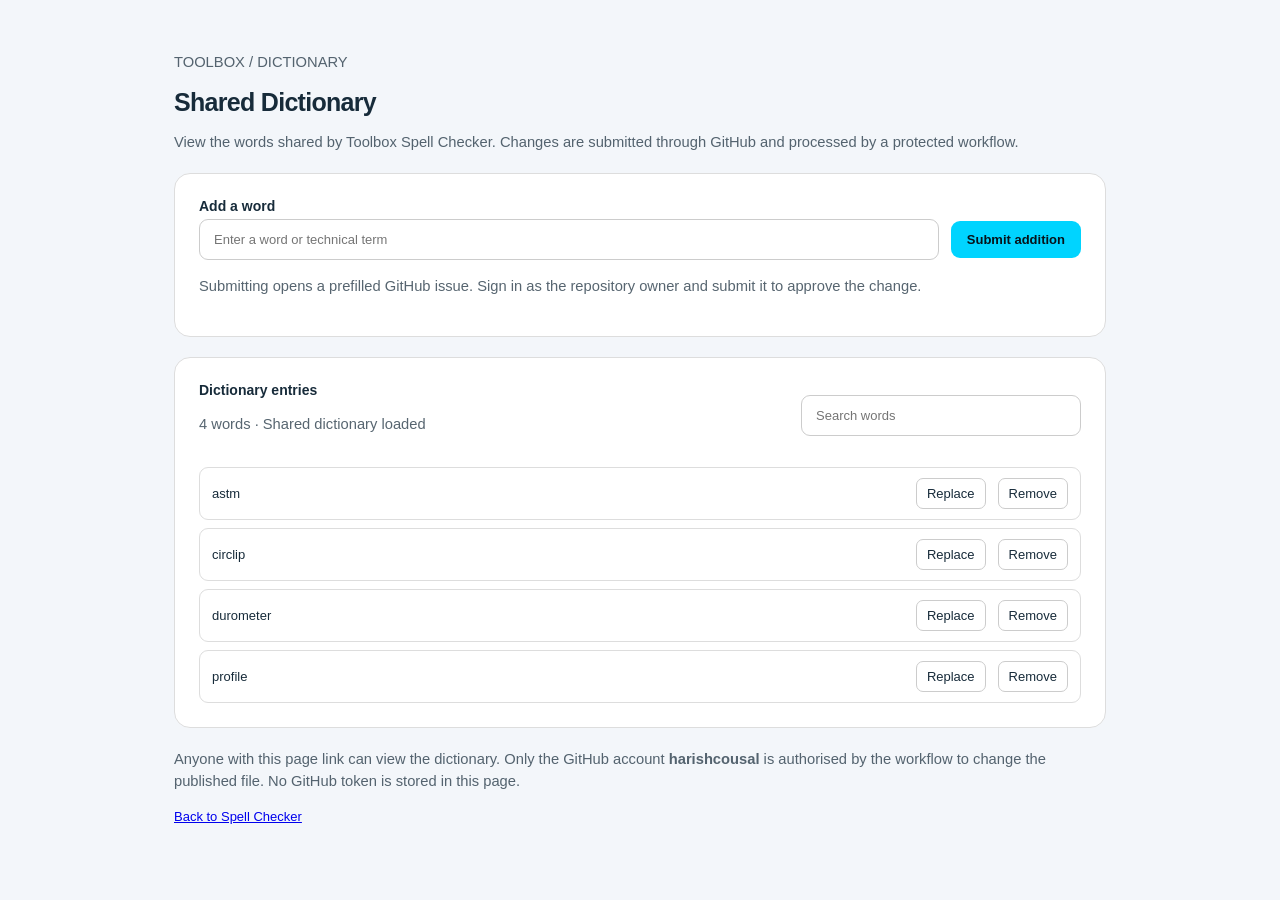
<file: library-vault/index.html>
<!doctype html>
<html lang="en">
<head>
  <meta charset="utf-8">
  <meta name="viewport" content="width=device-width, initial-scale=1">
  <title>Toolbox | Shared Dictionary</title>
  <link rel="stylesheet" href="../assets/css/styles.css">
  <style>
    .vault-wrap{max-width:980px;margin:0 auto;padding:36px 24px}
    .vault-panel{background:var(--panel,#fff);border:1px solid var(--border,#ddd);border-radius:16px;padding:24px;margin:20px 0}
    .vault-row{display:flex;gap:12px;align-items:center;flex-wrap:wrap}
    .vault-input{flex:1;min-width:220px;padding:12px 14px;border:1px solid var(--border,#ccc);border-radius:9px;background:transparent;color:inherit}
    .vault-button{padding:11px 16px;border:0;border-radius:9px;cursor:pointer;background:#00d4ff;color:#07131a;font-weight:650}
    .vault-list{display:grid;gap:8px;margin-top:18px}
    .vault-item{display:flex;align-items:center;justify-content:space-between;gap:12px;padding:10px 12px;border:1px solid var(--border,#ddd);border-radius:9px}
    .vault-muted{opacity:.72;font-size:.92rem}
    .vault-item button{border:1px solid var(--border,#ccc);background:transparent;color:inherit;border-radius:7px;padding:7px 10px;cursor:pointer}
    @media(max-width:600px){.vault-wrap{padding:22px 14px}.vault-panel{padding:17px}}
  </style>
</head>
<body>
  <main class="vault-wrap">
    <p class="vault-muted">TOOLBOX / DICTIONARY</p>
    <h1>Shared Dictionary</h1>
    <p class="vault-muted">View the words shared by Toolbox Spell Checker. Changes are submitted through GitHub and processed by a protected workflow.</p>
    <section class="vault-panel">
      <h2>Add a word</h2>
      <div class="vault-row">
        <input id="newWord" class="vault-input" maxlength="100" placeholder="Enter a word or technical term">
        <button id="addWord" class="vault-button">Submit addition</button>
      </div>
      <p class="vault-muted">Submitting opens a prefilled GitHub issue. Sign in as the repository owner and submit it to approve the change.</p>
    </section>
    <section class="vault-panel">
      <div class="vault-row">
        <div><h2 style="margin:0">Dictionary entries</h2><p id="status" class="vault-muted">Loading shared dictionary…</p></div>
        <div style="flex:1"></div>
        <input id="search" class="vault-input" style="max-width:280px" placeholder="Search words">
      </div>
      <div id="wordList" class="vault-list"></div>
    </section>
    <p class="vault-muted">Anyone with this page link can view the dictionary. Only the GitHub account <strong>harishcousal</strong> is authorised by the workflow to change the published file. No GitHub token is stored in this page.</p>
    <p><a href="../">Back to Spell Checker</a></p>
  </main>
  <script src="../assets/js/cloud-dictionary.js"></script>
  <script>
    (() => {
      const status = document.getElementById("status");
      const list = document.getElementById("wordList");
      const search = document.getElementById("search");
      let entries = [];
      function request(action, word, replacement = "") {
        const body = ["TOOLBOX_DICTIONARY_REQUEST", `ACTION: ${action}`, `WORD: ${word}`, `REPLACEMENT: ${replacement}`].join("\n");
        const url = new URL("https://github.com/harishcousal/toolbox/issues/new");
        url.searchParams.set("title", `Dictionary ${action}: ${word}`);
        url.searchParams.set("body", body);
        window.open(url.toString(), "_blank", "noopener,noreferrer");
      }
      function render() {
        const query = search.value.trim().toLocaleLowerCase();
        const filtered = entries.filter(word => word.toLocaleLowerCase().includes(query));
        list.replaceChildren();
        if (!filtered.length) {
          const empty = document.createElement("p");
          empty.className = "vault-muted";
          empty.textContent = entries.length ? "No matching words." : "The shared dictionary is empty.";
          list.append(empty); return;
        }
        filtered.forEach(word => {
          const row = document.createElement("div"); row.className = "vault-item";
          const label = document.createElement("span"); label.textContent = word;
          const actions = document.createElement("div"); actions.className = "vault-row";
          const edit = document.createElement("button"); edit.textContent = "Replace";
          edit.addEventListener("click", () => {
            const replacement = prompt(`Replace "${word}" with:`);
            if (replacement && replacement.trim()) request("replace", word, replacement.trim());
          });
          const remove = document.createElement("button"); remove.textContent = "Remove";
          remove.addEventListener("click", () => request("remove", word));
          actions.append(edit, remove); row.append(label, actions); list.append(row);
        });
      }
      window.ToolboxCloudDictionary.load().then(async result => {
        try {
          const response = await fetch("../assets/data/custom-dictionary.json?v=" + Date.now(), {cache:"no-store"});
          const data = await response.json();
          entries = Array.isArray(data.words) ? data.words : [];
          status.textContent = `${entries.length} words · ${result.ok ? "Shared dictionary loaded" : "Loaded with a warning"}`;
          render();
        } catch (error) { status.textContent = "Could not load the shared dictionary. Check the published GitHub Pages deployment."; }
      });
      search.addEventListener("input", render);
      document.getElementById("addWord").addEventListener("click", () => {
        const input = document.getElementById("newWord"); const word = input.value.trim();
        if (!word) { input.focus(); return; } request("add", word);
      });
    })();
  </script>
</body>
</html>
</file>
<file: assets/css/styles.css>
/* Toolbox Spell Checker — single-editor interface */
:root{
  --navy:#10212b;--navy-2:#17313e;--cyan:#00b9d6;--cyan-dark:#008fa8;
  --page:#f3f6fa;--card:#fff;--ink:#172b3a;--muted:#738397;--line:#dce5ed;
  --red:#df3f49;--red-bg:#fff0f1;--shadow:0 4px 18px rgba(24,47,67,.045);
}
*{box-sizing:border-box}
html{min-height:100%;scroll-behavior:smooth}
body{margin:0;background:var(--page);color:var(--ink);font-family:Inter,"Segoe UI",Arial,sans-serif;font-size:13px}
button,input,select,textarea{font:inherit}
button{cursor:pointer}
button:focus-visible,select:focus-visible,textarea:focus-visible{outline:2px solid #36bfd4;outline-offset:2px}
.shell{min-height:100vh}
.sidebar{position:fixed;inset:0 auto 0 0;width:150px;background:var(--navy);color:#eaf5f8;padding:18px 11px;display:flex;flex-direction:column;z-index:10}
.logo{width:30px;height:30px;display:grid;place-items:center;background:var(--cyan);color:#07313c;border-radius:9px;font-weight:850;font-size:19px}
.logo span{color:white}.brand{margin-top:5px;font-size:13px}.side-caption{font-size:9px;letter-spacing:1.1px;color:#91a8b5;margin:31px 6px 13px}
.side-active{display:flex;align-items:center;gap:6px;background:#1b3b49;border:1px solid #254a59;border-radius:9px;padding:11px 8px;font-weight:650;font-size:11px;color:#fff}
.side-title{white-space:nowrap}.side-number{margin-left:auto;color:#5be4f4;font-size:10px}.side-bottom{margin-top:auto;color:#8fa6b3;font-size:9px;letter-spacing:1px}
.main{margin-left:150px;padding:0 22px 28px;max-width:1900px}
.creator-bar{height:34px;display:flex;align-items:center;justify-content:space-between;border-bottom:1px solid var(--line);font-size:9px;color:var(--muted);letter-spacing:.8px}
.creator-brand{font-weight:800}.creator-credit{letter-spacing:0;font-size:10px;color:#52667a}
.page-header{display:flex;align-items:center;justify-content:space-between;gap:20px;padding:20px 0 16px}
.crumb{font-size:9px;letter-spacing:1.25px;color:#73889c;font-weight:700}
h1{font-size:25px;letter-spacing:-.7px;margin:7px 0 4px}.subtitle{margin:0;color:var(--muted);font-size:11px}
.language-box{display:flex;align-items:center;gap:10px;color:var(--muted);font-size:10px;white-space:nowrap}
select{border:1px solid var(--line);border-radius:8px;background:#fff;padding:9px 11px;color:var(--ink)}
.intro{display:flex;justify-content:space-between;align-items:center;gap:16px;margin:2px 0 13px}
h2{font-size:14px;margin:0 0 5px}p{line-height:1.5}.intro p{margin:0;color:var(--muted);font-size:10px}
.local-badge{display:inline-flex;align-items:center;gap:6px;background:#effbf7;color:#16856b;border:1px solid #cdeee4;border-radius:20px;padding:6px 9px;font-size:10px;white-space:nowrap}
.local-badge i{width:6px;height:6px;border-radius:50%;background:#18b58b}
.toolbar{display:flex;align-items:center;justify-content:space-between;gap:12px;background:#fff;border:1px solid var(--line);border-radius:11px;padding:9px 10px;margin-bottom:12px;box-shadow:var(--shadow)}
.file-buttons,.tool-actions,.footer-actions{display:flex;align-items:center;gap:7px;flex-wrap:wrap}.file-name{font-size:10px;color:var(--muted);margin-left:2px}
.btn{border:1px solid transparent;border-radius:7px;padding:9px 12px;font-weight:650;font-size:10px;transition:background .15s,border-color .15s}
.btn.secondary{background:#fff;border-color:var(--line);color:#29445a}.btn.secondary:hover{background:#f5f9fc;border-color:#c5d6e2}
.btn.primary{background:var(--cyan);color:#063744}.btn.primary:hover{background:#00a9c4}
.btn:disabled{opacity:.45;cursor:not-allowed}
.toggle{display:flex;align-items:center;gap:7px;color:#52687b;font-size:10px;cursor:pointer;white-space:nowrap}.toggle input{position:absolute;opacity:0;width:1px;height:1px}
.toggle i{width:25px;height:15px;background:#c5d1da;border-radius:20px;position:relative;transition:.2s}
.toggle i:after{content:"";position:absolute;top:2px;left:2px;width:11px;height:11px;background:#fff;border-radius:50%;transition:.2s}
.toggle input:checked+i{background:var(--cyan-dark)}.toggle input:checked+i:after{left:12px}
.card{background:var(--card);border:1px solid var(--line);border-radius:12px;box-shadow:var(--shadow);min-width:0}
.editor-card{overflow:visible}
.editor-heading,.results-heading{display:flex;align-items:center;justify-content:space-between;gap:12px;padding:13px 14px;border-bottom:1px solid var(--line)}
.heading-left,.results-heading>div:first-child{display:flex;align-items:center;gap:9px}
.step{width:20px;height:20px;border-radius:6px;display:inline-grid;place-items:center;background:#e8faff;color:#008ca5;font-size:9px;font-weight:800}
.subtle{color:var(--muted);font-size:10px}.issue-badge{border-radius:6px;padding:5px 8px;background:#fff0f1;color:var(--red);font-size:10px;font-weight:750}
.editor-instructions{padding:10px 15px 0;color:var(--muted);font-size:10px}
.editor-wrap{position:relative;min-height:390px;margin:0 10px 0;isolation:isolate}
.rich-editor{
  position:relative;width:100%;min-height:390px;max-height:70vh;overflow:auto;
  margin:0;padding:17px 15px;box-sizing:border-box;border:0;outline:none;
  background:#fff;color:var(--ink);caret-color:#007f98;
  font-family:ui-monospace,SFMono-Regular,Consolas,"Liberation Mono",monospace;
  font-size:13px;line-height:1.85;letter-spacing:0;tab-size:4;
  white-space:pre-wrap;overflow-wrap:anywhere;word-break:normal;
}
.rich-editor:empty:before{content:attr(data-placeholder);color:#91a0ad;pointer-events:none}
.rich-editor .spell-error{background:linear-gradient(to bottom,transparent 72%,#e34b55 72%,#e34b55 83%,transparent 83%);text-decoration:underline wavy #e34b55;text-underline-offset:3px}
.rich-editor .inline-suggestions{display:inline-flex;align-items:center;gap:3px;flex-wrap:wrap;vertical-align:baseline;margin:0 5px 0 4px;padding:1px 4px;border:1px solid #dbe8ef;border-radius:6px;background:#f8fcfe;font-family:Inter,"Segoe UI",Arial,sans-serif;line-height:1.5}
.rich-editor .inline-suggestions button{border:1px solid #bceaf3;background:#f0fcff;color:#007f98;border-radius:5px;padding:2px 5px;font-size:10px;font-weight:650;cursor:pointer}
.rich-editor .inline-suggestions button:hover{background:#dff8fd}
.rich-editor .inline-suggestions .inline-action{border:0;background:transparent;color:#64798b;font-size:9px;font-weight:500;padding:2px}
.rich-editor .inline-suggestions .inline-action:hover{color:#008ba5}
.editor-footer{display:flex;align-items:center;justify-content:space-between;gap:10px;padding:10px 13px;border-top:1px solid var(--line);min-height:48px}
.text-button{background:none;border:0;color:#647b8d;font-size:10px;padding:7px}.text-button:hover{color:var(--red)}
.suggestion-popup{position:absolute;z-index:5;min-width:210px;max-width:min(360px,calc(100% - 20px));padding:10px;background:#fff;border:1px solid #cfdce6;border-radius:10px;box-shadow:0 10px 30px rgba(17,43,61,.18);font-family:Inter,"Segoe UI",Arial,sans-serif;font-size:11px}
.popup-title{display:flex;align-items:center;justify-content:space-between;gap:12px;margin-bottom:8px}
.popup-word{font-weight:800;color:var(--red);overflow-wrap:anywhere}.popup-close{border:0;background:#f0f4f7;border-radius:5px;padding:3px 6px;color:#52687b}
.popup-suggestions{display:flex;gap:5px;flex-wrap:wrap}.suggestion-chip{border:1px solid #bceaf3;background:#f0fcff;color:#007f98;border-radius:6px;padding:6px 8px;font-size:11px;font-weight:650}.suggestion-chip:hover{background:#dff8fd}
.popup-actions{display:flex;gap:12px;flex-wrap:wrap;border-top:1px solid #edf1f5;margin-top:9px;padding-top:8px}.popup-action{border:0;background:transparent;color:#64798b;padding:2px 0;font-size:10px}.popup-action:hover{color:#008ba5}
.results{margin-top:13px;overflow:hidden}.view-tabs{display:flex;gap:3px;background:#f0f4f8;padding:3px;border-radius:7px}
.view{border:0;background:transparent;color:#64798b;padding:7px 9px;border-radius:5px;font-size:10px}.view.active{background:#fff;color:#1a4054;box-shadow:0 1px 3px #d7e1e8;font-weight:700}
.compare-grid{display:grid;grid-template-columns:1fr 1fr;min-width:0}.compare-pane{min-width:0;max-width:100%;padding:14px;border-right:1px solid var(--line)}.compare-pane:last-child{border-right:0}
.compare-pane small{font-size:9px;letter-spacing:1px;font-weight:800;color:#8294a5}
.compare-text{font:11px/1.8 ui-monospace,SFMono-Regular,Consolas,monospace;white-space:pre;overflow:auto;overflow-wrap:normal;height:245px;min-height:0;max-height:40vh;margin:10px 0 0;color:#29455a;scrollbar-gutter:stable}.compare-grid.single-original{grid-template-columns:1fr}.compare-grid.single-original .compare-pane:nth-child(2){display:none}.compare-grid.single-corrected{grid-template-columns:1fr}.compare-grid.single-corrected .compare-pane:first-child{display:none}
.result-footer{display:flex;align-items:center;justify-content:space-between;gap:12px;padding:10px 14px;border-top:1px solid var(--line)}
.excel-panel{margin-top:13px;padding-bottom:14px}.excel-intro{padding:0 14px;color:var(--muted)}.excel-controls{display:flex;align-items:flex-start;gap:18px;padding:0 14px;flex-wrap:wrap}.excel-controls label{display:grid;gap:6px}.column-choices{display:flex;gap:8px;flex-wrap:wrap;margin-top:7px}.column-choices label{display:flex;align-items:center;gap:5px;background:#f4f8fb;border:1px solid var(--line);border-radius:6px;padding:6px}.excel-status{padding:10px 14px}.table-wrap{overflow:auto;max-width:100%;padding:0 14px}.table-wrap table{border-collapse:collapse;font-size:11px;white-space:nowrap}.table-wrap th,.table-wrap td{border:1px solid var(--line);padding:7px;text-align:left}.table-wrap th{background:#f4f8fb}
footer{display:flex;justify-content:space-between;gap:10px;color:#8192a2;font-size:9px;padding:17px 2px 0}
[hidden]{display:none!important}
@media(min-height:850px){.editor-wrap{min-height:440px}#editor{min-height:440px}}
@media(max-width:850px){.sidebar{width:58px;padding:14px 8px}.brand,.side-caption,.side-title,.side-number,.side-bottom{display:none}.side-active{justify-content:center;padding:12px 5px;font-size:0}.side-active:before{content:"Aa";font-size:11px}.main{margin-left:58px;padding:0 12px 22px}.toolbar{align-items:flex-start;flex-direction:column}.tool-actions{width:100%;justify-content:space-between}.editor-wrap{min-height:350px}#editor{min-height:350px}.editor-footer{align-items:flex-start;flex-direction:column}.footer-actions{width:100%}}
@media(max-width:560px){.page-header{align-items:flex-start;flex-direction:column}.language-box{align-self:flex-end}.creator-credit{font-size:9px}.local-badge{display:none}.compare-grid{grid-template-columns:1fr}.compare-pane{border-right:0;border-bottom:1px solid var(--line)}.compare-pane:last-child{border-bottom:0}.result-footer{align-items:flex-start;flex-direction:column}.editor-wrap{min-height:320px}#editor{min-height:320px}}


/* UI refinement: spacious default editor and consistent Toolbox controls */
.editor-card .editor-area,
.editor-card .editor-body,
.editor-card .editor-content {
  min-height: 0;
}
#editor {
  display: block;
  width: 100%;
  min-height: 320px;
  height: 320px;
  resize: vertical;
  padding: 15px 16px;
  border: 1px solid var(--line);
  border-radius: 0 0 9px 9px;
  background: #fff;
  color: var(--ink);
  font: 13px/1.8 ui-monospace, SFMono-Regular, Consolas, "Liberation Mono", monospace;
  white-space: pre-wrap;
  overflow-wrap: anywhere;
}
.editor-area {
  min-height: 320px;
}
.editor-area #highlight {
  min-height: 320px;
  padding: 15px 16px;
  font: 13px/1.8 ui-monospace, SFMono-Regular, Consolas, "Liberation Mono", monospace;
  white-space: pre-wrap;
  overflow-wrap: anywhere;
}
.text-button {
  appearance: none;
  border: 1px solid var(--line);
  border-radius: 8px;
  background: #e8faff;
  color: #007f98;
  padding: 8px 12px;
  font-weight: 650;
  transition: background .15s ease, border-color .15s ease, color .15s ease;
}
.text-button:hover {
  background: #d3f5fb;
  border-color: #8bdce8;
  color: #00687b;
}
.text-button:focus-visible {
  outline: 2px solid var(--cyan);
  outline-offset: 2px;
}
.footer-actions {
  display: flex;
  flex-wrap: wrap;
  gap: 7px;
}
@media (max-width: 760px) {
  #editor, .editor-area #highlight {
    min-height: 260px;
    height: 260px;
  }
}

/* Inline spell-check suggestions */
.inline-suggestions {
  width: 100%;
  box-sizing: border-box;
  padding: 12px 14px;
  border-top: 1px solid #dce5ef;
  background: #fff;
  color: #102331;
}

.inline-suggestions-heading {
  margin-bottom: 10px;
  color: #65788b;
  font-size: 12px;
  font-weight: 600;
}

.inline-suggestion-row {
  display: flex;
  align-items: center;
  flex-wrap: wrap;
  gap: 7px;
  padding: 8px 0;
  border-bottom: 1px solid #edf1f5;
}

.misspelled-word {
  color: #d92d3a;
  margin-right: 3px;
}

.suggestion-chip {
  padding: 5px 9px;
  border: 1px solid #a9eafa;
  border-radius: 6px;
  background: #eafaff;
  color: #007f9c;
  font: inherit;
  font-size: 12px;
  cursor: pointer;
}

.suggestion-chip:hover {
  background: #00b8d9;
  border-color: #00b8d9;
  color: #fff;
}

.suggestion-action {
  padding: 5px 7px;
  border: 0;
  background: transparent;
  color: #526b80;
  font: inherit;
  font-size: 12px;
  cursor: pointer;
}

.suggestion-action:hover {
  color: #009fbd;
  text-decoration: underline;
}

.spell-success {
  margin: 0;
  color: #526b80;
  font-size: 12px;
}

button:disabled {
  opacity: 0.5;
  cursor: not-allowed;
}

/* Hide removed controls even if old markup remains */
#copyBtn,
#copyCorrectedBtn,
#downloadExcelBtn,
#downloadExcel,
#localBadge,
#processingBadge {
  display: none !important;
}


/* Fix suggestion popup placement and prevent legacy styles from stretching it. */
.suggestion-popup {
  position: fixed !important;
  z-index: 9999 !important;
  height: auto !important;
  min-height: 0 !important;
  max-height: min(220px, calc(100vh - 24px));
  min-width: 0 !important;
  padding: 12px !important;
  overflow: auto;
  box-sizing: border-box;
  line-height: 1.4;
  white-space: normal;
}
.suggestion-popup-heading {
  margin: 0 0 9px;
  color: var(--ink);
  font-size: 12px;
  font-weight: 750;
}
.suggestion-popup .suggestion-chip {
  display: inline-flex;
  margin: 0 5px 5px 0;
  align-items: center;
}
.suggestion-popup-actions {
  display: flex;
  flex-wrap: wrap;
  align-items: center;
  gap: 10px;
  border-top: 1px solid var(--line);
  margin-top: 8px;
  padding-top: 8px;
}
.suggestion-popup .suggestion-action {
  border: 0;
  border-radius: 4px;
  padding: 4px 0;
  background: transparent;
  color: #526b80;
  font-size: 11px;
}
.suggestion-popup .suggestion-action:hover { color: var(--cyan-dark); }
#downloadExcelTextBtn { display: none !important; }


/* Revision: keep suggestion UI contained and use consistent Toolbox button colours. */
.editor-wrap { position: relative; }
.suggestion-popup {
  z-index: 30;
  max-width: min(320px, calc(100% - 20px));
  box-sizing: border-box;
  overflow-wrap: anywhere;
}
.suggestion-popup button,
.btn,
.text-button {
  font: inherit;
}
.text-button {
  border: 1px solid #bdeef6;
  background: #e8faff;
  color: #006d82;
  border-radius: 8px;
  padding: 8px 12px;
  cursor: pointer;
}
.text-button:hover {
  background: #d5f6fc;
  border-color: #00b8d4;
}
.text-button:focus-visible,
.btn:focus-visible,
.suggestion-popup button:focus-visible {
  outline: 2px solid #00bcd4;
  outline-offset: 2px;
}
@media (max-width: 760px) {
  .editor-footer { gap: 10px; flex-wrap: wrap; }
  .footer-actions { display: flex; flex-wrap: wrap; gap: 6px; }
  .suggestion-popup { max-width: calc(100% - 12px); }
}


/* Stable editor layout: the textarea stays in normal document flow and can be resized. */
.editor-wrap {
  position: relative;
  min-height: 0 !important;
  height: auto !important;
  margin: 0 10px 10px !important;
  overflow: visible !important;
}
#highlight { display: none !important; }
#editor {
  position: relative !important;
  inset: auto !important;
  display: block !important;
  width: 100% !important;
  height: 320px !important;
  min-height: 180px !important;
  max-height: 70vh;
  resize: vertical !important;
  overflow: auto !important;
  padding: 15px 16px !important;
  border: 1px solid var(--line) !important;
  border-radius: 8px !important;
  background: #fff !important;
  color: var(--ink) !important;
  font: 13px/1.8 ui-monospace, SFMono-Regular, Consolas, "Liberation Mono", monospace !important;
  white-space: pre-wrap !important;
  overflow-wrap: anywhere !important;
}
.editor-card { overflow: visible !important; }
.editor-footer { position: relative; background: #fff; z-index: 1; }
.footer-actions { justify-content: flex-end; }
.text-button {
  border: 1px solid #bdeef6 !important;
  background: #e8faff !important;
  color: #006d82 !important;
  border-radius: 8px !important;
  padding: 8px 12px !important;
}
.inline-suggestions {
  margin: 0 10px 10px;
  border: 1px solid var(--line);
  border-radius: 8px;
  max-height: 240px;
  overflow-y: auto;
}
.inline-suggestions-heading { font-size: 11px; color: var(--muted); margin-bottom: 5px; }
.inline-suggestion-row { display:flex; align-items:center; flex-wrap:wrap; gap:7px; padding:8px 0; border-bottom:1px solid #edf1f5; }
.inline-suggestion-row:last-child { border-bottom:0; }
.misspelled-word { color:var(--red); font-weight:750; }
.suggestion-action { border:0; background:transparent; color:#64798b; padding:5px; font-size:10px; }
.suggestion-chip { cursor:pointer; }
@media (max-width:760px) {
  #editor { height:260px !important; min-height:180px !important; }
  .editor-footer { align-items:flex-start; flex-direction:column; }
  .footer-actions { justify-content:flex-start; width:100%; }
}


/* Single-field spell checking: highlights and suggestion card live inside the editor. */
.editor-wrap {
  position: relative !important;
  height: 360px !important;
  min-height: 220px !important;
  overflow: hidden !important;
  margin: 0 10px 10px !important;
  border: 1px solid var(--line, #dbe5ef) !important;
  border-radius: 8px !important;
  background: #fff !important;
}
#highlight, #editor {
  box-sizing: border-box !important;
  position: absolute !important;
  inset: 0 !important;
  width: 100% !important;
  height: 100% !important;
  margin: 0 !important;
  padding: 14px 15px !important;
  border: 0 !important;
  border-radius: 8px !important;
  font: 13px/1.85 ui-monospace, SFMono-Regular, Consolas, "Liberation Mono", monospace !important;
  letter-spacing: 0 !important;
  white-space: pre-wrap !important;
  overflow-wrap: break-word !important;
  tab-size: 4 !important;
}
#highlight {
  z-index: 1 !important;
  overflow: hidden !important;
  pointer-events: none !important;
  color: #102a43 !important;
  background: transparent !important;
  word-break: normal !important;
}
#editor {
  z-index: 2 !important;
  resize: vertical !important;
  overflow: auto !important;
  color: transparent !important;
  -webkit-text-fill-color: transparent !important;
  caret-color: #102a43 !important;
  background: transparent !important;
  outline: none !important;
  scrollbar-gutter: stable;
}
#editor::selection { background: rgba(0, 212, 255, .25) !important; }
.spell-error {
  color: #c62828 !important;
  background: rgba(255, 72, 72, .08) !important;
  text-decoration: underline wavy #e53935 !important;
  text-underline-offset: 3px !important;
  pointer-events: none !important;
}
.suggestion-popup {
  position: absolute !important;
  z-index: 10 !important;
  width: min(330px, calc(100% - 28px)) !important;
  max-height: 125px !important;
  overflow: auto !important;
  padding: 10px 12px !important;
  background: #fff !important;
  border: 1px solid #cfe0eb !important;
  border-radius: 9px !important;
  box-shadow: 0 8px 24px rgba(16, 42, 67, .16) !important;
  color: #102a43 !important;
  font: 12px/1.4 system-ui, sans-serif !important;
}
.suggestion-title { font-weight: 700; color: #c62828; margin-bottom: 6px; }
.suggestion-options { display:flex; flex-wrap:wrap; gap:5px; }
.suggestion-chip {
  border: 1px solid #b6edf7 !important;
  background: #eafaff !important;
  color: #007c93 !important;
  border-radius: 6px !important;
  padding: 4px 7px !important;
  cursor:pointer !important;
  font-size:11px !important;
}
.suggestion-actions { display:flex; gap:9px; border-top:1px solid #e6edf2; margin-top:7px; padding-top:5px; }
.suggestion-action { background:transparent !important; border:0 !important; color:#63798b !important; padding:2px 0 !important; cursor:pointer !important; font-size:10px !important; }
.inline-suggestions { display:none !important; }
@media (max-width:760px) { .editor-wrap { height:300px !important; } }



/* FINAL OVERRIDES: contenteditable editor must render its own text visibly. */
.editor-wrap {
  position: relative !important;
  display: block !important;
  height: auto !important;
  min-height: 390px !important;
  max-height: none !important;
  overflow: visible !important;
  margin: 0 10px 0 !important;
  border: 1px solid var(--line, #dbe5ef) !important;
  border-radius: 8px !important;
  background: #fff !important;
}
#editor.rich-editor {
  position: relative !important;
  inset: auto !important;
  display: block !important;
  width: 100% !important;
  height: auto !important;
  min-height: 390px !important;
  max-height: 70vh !important;
  overflow: auto !important;
  resize: vertical !important;
  padding: 17px 15px !important;
  margin: 0 !important;
  border: 0 !important;
  border-radius: 8px !important;
  color: #102a43 !important;
  -webkit-text-fill-color: #102a43 !important;
  caret-color: #007f98 !important;
  background: #fff !important;
  z-index: auto !important;
  outline: none !important;
  font: 13px/1.85 ui-monospace, SFMono-Regular, Consolas, "Liberation Mono", monospace !important;
  letter-spacing: 0 !important;
  white-space: pre-wrap !important;
  overflow-wrap: anywhere !important;
  word-break: normal !important;
}
#editor.rich-editor .spell-error {
  color: #b4232c !important;
  -webkit-text-fill-color: #b4232c !important;
  background: rgba(255, 72, 72, .08) !important;
  text-decoration: underline wavy #e53935 !important;
  text-underline-offset: 3px !important;
  pointer-events: auto !important;
}
#editor.rich-editor .inline-suggestions {
  display: inline-flex !important;
  position: static !important;
  vertical-align: baseline !important;
  z-index: auto !important;
}
#editor.rich-editor .inline-suggestions button {
  color: #007f98 !important;
  -webkit-text-fill-color: #007f98 !important;
}
#highlight { display: none !important; }
@media (max-width:760px) {
  .editor-wrap { height: auto !important; min-height: 300px !important; }
  #editor.rich-editor { min-height: 300px !important; }
}


/* Stable editor layout: footer is outside the editable surface and stays visible. */
.editor-card { display:flex; flex-direction:column; min-height:0; overflow:visible !important; }
.editor-wrap { position:relative !important; display:block !important; height:420px !important; min-height:260px !important; max-height:none !important; overflow:visible !important; margin:0 10px !important; border:1px solid var(--line,#dbe5ef) !important; border-radius:8px !important; background:#fff !important; }
#editor.rich-editor { box-sizing:border-box !important; display:block !important; position:relative !important; width:100% !important; height:100% !important; min-height:0 !important; max-height:none !important; overflow:auto !important; resize:vertical !important; margin:0 !important; padding:15px 12px !important; border:0 !important; border-radius:8px !important; background:#fff !important; color:#102a43 !important; -webkit-text-fill-color:#102a43 !important; caret-color:#007f98 !important; font:13px/1.8 ui-monospace,SFMono-Regular,Consolas,monospace !important; letter-spacing:0 !important; white-space:pre-wrap !important; overflow-wrap:anywhere !important; }
#editor.rich-editor .spell-error { color:#b4232c !important; -webkit-text-fill-color:#b4232c !important; background:rgba(255,72,72,.08) !important; text-decoration:underline wavy #e53935 !important; text-underline-offset:3px !important; }
#editor.rich-editor .inline-suggestions { display:inline-flex !important; position:static !important; vertical-align:baseline !important; white-space:normal !important; margin-left:5px !important; padding:0 3px !important; border:1px solid #dce8ef !important; border-radius:5px !important; background:#f8fbfd !important; }
#editor.rich-editor .inline-suggestions button { display:inline-block !important; color:#007f98 !important; -webkit-text-fill-color:#007f98 !important; cursor:pointer !important; }
.editor-footer { display:flex !important; position:relative !important; flex:0 0 auto !important; align-items:center !important; justify-content:space-between !important; gap:12px !important; min-height:48px !important; padding:9px 13px !important; background:#fff !important; border-top:1px solid var(--line,#dbe5ef) !important; z-index:1 !important; }
.editor-footer-actions { display:flex; align-items:center; gap:7px; flex-wrap:wrap; }
.editor-footer .btn { flex:0 0 auto; }
@media(max-width:700px) { .editor-wrap { height:360px !important; } .editor-footer { align-items:flex-start !important; flex-direction:column !important; } }

/* Final fix: keep the editable area vertically resizable without covering footer controls. */
.editor-wrap { height: 420px !important; min-height: 260px !important; overflow: visible !important; }
#editor.rich-editor { height: 100% !important; min-height: 260px !important; max-height: 70vh !important; overflow: auto !important; resize: vertical !important; }
.editor-footer { position: relative !important; z-index: 2 !important; flex-shrink: 0 !important; }


/* Definitive resize fix: resize the wrapper, not the contenteditable child.
   This lets the whole editor grow while the action buttons remain below it. */
.editor-card {
  display: flex !important;
  flex-direction: column !important;
  min-height: 0 !important;
  overflow: visible !important;
}
#editorWrap.editor-wrap {
  box-sizing: border-box !important;
  display: block !important;
  position: relative !important;
  flex: 0 0 auto !important;
  width: auto !important;
  height: 420px !important;
  min-height: 260px !important;
  max-height: 80vh !important;
  margin: 0 10px !important;
  padding: 0 !important;
  overflow: auto !important;
  resize: vertical !important;
  border: 1px solid var(--line, #dbe5ef) !important;
  border-radius: 8px !important;
  background: #fff !important;
}
#editorWrap.editor-wrap #editor.rich-editor {
  box-sizing: border-box !important;
  display: block !important;
  position: relative !important;
  width: 100% !important;
  height: 100% !important;
  min-height: 100% !important;
  max-height: none !important;
  margin: 0 !important;
  padding: 15px 12px !important;
  overflow: auto !important;
  resize: none !important;
  border: 0 !important;
  outline: none !important;
  color: #102a43 !important;
  -webkit-text-fill-color: #102a43 !important;
  caret-color: #007f98 !important;
  background: #fff !important;
  white-space: pre-wrap !important;
  overflow-wrap: anywhere !important;
}
.editor-footer {
  box-sizing: border-box !important;
  position: relative !important;
  flex: 0 0 auto !important;
  z-index: 2 !important;
  min-height: 48px !important;
}
@media (max-width: 700px) {
  #editorWrap.editor-wrap { height: 360px !important; min-height: 220px !important; max-height: 80vh !important; }
}


/* V2 resize fix: use a dedicated drag handle instead of browser-native resize,
   which is unreliable for contenteditable elements and nested scrolling layouts. */
#editorWrap.editor-wrap {
  height: 420px !important;
  min-height: 220px !important;
  max-height: 80vh !important;
  overflow: hidden !important;
  resize: none !important;
  position: relative !important;
  padding-bottom: 15px !important;
  touch-action: auto;
}
#editorWrap.editor-wrap #editor.rich-editor {
  width: 100% !important;
  height: 100% !important;
  min-height: 0 !important;
  max-height: none !important;
  padding: 15px 12px 20px !important;
  overflow: auto !important;
  resize: none !important;
}
#editorResizeHandle.editor-resize-handle {
  position: absolute;
  right: 1px;
  bottom: 1px;
  z-index: 20;
  width: 28px;
  height: 18px;
  display: flex;
  flex-direction: column;
  align-items: flex-end;
  justify-content: flex-end;
  gap: 3px;
  padding: 3px 4px;
  border: 0;
  border-radius: 0 0 7px 0;
  background: rgba(245, 250, 253, .96);
  cursor: ns-resize;
  touch-action: none;
}
#editorResizeHandle.editor-resize-handle span {
  display: block;
  height: 1px;
  background: #6f8798;
  border-radius: 2px;
}
#editorResizeHandle.editor-resize-handle span:nth-child(1) { width: 8px; }
#editorResizeHandle.editor-resize-handle span:nth-child(2) { width: 13px; }
#editorResizeHandle.editor-resize-handle span:nth-child(3) { width: 18px; }
#editorResizeHandle.editor-resize-handle:hover { background: #e4f8fc; }
#editorResizeHandle.editor-resize-handle:focus-visible {
  outline: 2px solid #00aeca;
  outline-offset: -2px;
}
#editorWrap.editor-wrap.is-resizing,
#editorWrap.editor-wrap.is-resizing #editor {
  user-select: none !important;
  cursor: ns-resize !important;
}
@media (max-width: 700px) {
  #editorWrap.editor-wrap { height: 360px !important; min-height: 220px !important; max-height: 80vh !important; }
}

.excel-workflow-actions { display:flex; gap:8px; flex-wrap:wrap; margin:10px 0; }
#excelPanel[hidden] { display:none !important; }


/* Keep Before & after compact for large spreadsheets; scroll inside the preview. */
.results {
  min-height: 0;
}
#comparison.compare-grid {
  display: grid;
  grid-template-columns: minmax(0, 1fr) minmax(0, 1fr);
  max-height: 300px;
  min-height: 120px;
  overflow: auto;
  overscroll-behavior: contain;
  align-items: stretch;
}
#comparison .compare-pane {
  min-width: 0;
  max-height: 300px;
  overflow: auto;
  overscroll-behavior: contain;
}
#comparison .compare-text {
  max-height: none;
  min-height: 0;
  white-space: pre-wrap;
  overflow-wrap: anywhere;
}
#comparison .compare-pane small {
  position: sticky;
  top: 0;
  display: block;
  background: #fff;
  z-index: 1;
  padding: 4px 0 8px;
}
.excel-workflow-actions #downloadExcelBtn:disabled {
  opacity: .5;
  cursor: not-allowed;
}
@media (max-width: 700px) {
  #comparison.compare-grid {
    grid-template-columns: minmax(0, 1fr);
    max-height: 300px;
  }
}


/* V3: one shared vertical scrollbar for both comparison columns. */
#comparison.compare-grid {
  height: 270px !important;
  max-height: 270px !important;
  min-height: 140px !important;
  overflow-y: auto !important;
  overflow-x: hidden !important;
  align-items: start !important;
  scrollbar-gutter: stable;
}
#comparison .compare-pane {
  height: auto !important;
  max-height: none !important;
  min-height: 0 !important;
  overflow: visible !important;
}
#comparison .compare-text {
  display: block !important;
  height: auto !important;
  max-height: none !important;
  min-height: 0 !important;
  overflow: visible !important;
  margin: 0 !important;
  padding: 12px 0 !important;
  white-space: pre-wrap !important;
  overflow-wrap: anywhere !important;
}
#comparison .compare-pane small {
  position: sticky !important;
  top: 0 !important;
  z-index: 3 !important;
  padding: 8px 0 !important;
}
#comparison.single-original { grid-template-columns: minmax(0, 1fr) !important; }
#comparison.single-original .compare-pane:nth-child(2) { display: none !important; }
#comparison.single-corrected { grid-template-columns: minmax(0, 1fr) !important; }
#comparison.single-corrected .compare-pane:nth-child(1) { display: none !important; }
#comparison mark.word-original-change {
  color: #a11b1b !important;
  background: #ffe0e0 !important;
  border-bottom: 2px solid #d93030;
  border-radius: 2px;
  padding: 0 1px;
}
#comparison mark.word-corrected-change {
  color: #126b35 !important;
  background: #d9f7e4 !important;
  border-bottom: 2px solid #1e9b50;
  border-radius: 2px;
  padding: 0 1px;
}
#downloadExcelBtn { white-space: nowrap; }
.excel-workflow-actions #downloadExcelBtn:not(:disabled) {
  background: #00b8d4 !important;
  color: #062b35 !important;
  opacity: 1 !important;
}
@media (max-width: 700px) {
  #comparison.compare-grid { height: 240px !important; max-height: 240px !important; }
}

/* Reliable Excel export control visibility */
#excelPanel .excel-workflow-actions #downloadExcelBtn {
  display: inline-flex;
  visibility: visible;
  opacity: 1;
}
#excelPanel .excel-workflow-actions #downloadExcelBtn:disabled {
  cursor: not-allowed;
  opacity: .55;
}

/* v5: keep corrected workbook export visible in the Excel action row */
#downloadExcelBtn{display:inline-flex!important;visibility:visible!important;}
#downloadExcelBtn[hidden]{display:inline-flex!important;}

/* Spell-check progress indicator */
#checkBtn.is-checking { cursor: progress !important; opacity: .9; }
#checkBtn.is-checking::before {
  content: "";
  display: inline-block;
  width: 12px;
  height: 12px;
  margin-right: 8px;
  border: 2px solid currentColor;
  border-right-color: transparent;
  border-radius: 50%;
  vertical-align: -2px;
  animation: spellcheck-spin .7s linear infinite;
}
@keyframes spellcheck-spin { to { transform: rotate(360deg); } }

/* Manual-check workflow: hide live-check toggle to prevent editor re-render while typing. */
#editor.rich-editor { white-space: pre-wrap !important; overflow-wrap: anywhere !important; }


/* Option 1: suggestions are displayed in a floating popup, never inserted into
   the editable text flow. This prevents words and line breaks from shifting. */
#editorWrap.editor-wrap { position: relative !important; }
#suggestionPopup.suggestion-popup {
  position: absolute;
  z-index: 50;
  display: flex;
  flex-wrap: wrap;
  align-items: center;
  gap: 4px;
  max-width: min(420px, calc(100% - 16px));
  padding: 5px 6px;
  border: 1px solid #dce8ef;
  border-radius: 6px;
  background: #f8fbfd;
  box-shadow: 0 4px 14px rgba(16,42,67,.14);
  white-space: normal;
}
#suggestionPopup[hidden] { display: none !important; }
#suggestionPopup .suggestion-choice,
#suggestionPopup .inline-action {
  display: inline-flex;
  align-items: center;
  min-height: 24px;
  padding: 3px 8px;
  border: 1px solid #8eddec;
  border-radius: 5px;
  background: #dff8fd;
  color: #006f87;
  font: inherit;
  font-size: 11px;
  font-weight: 650;
  cursor: pointer;
  transition: background .12s ease, border-color .12s ease, color .12s ease;
}
#suggestionPopup .suggestion-choice:hover,
#suggestionPopup .inline-action:hover {
  background: #00b8d9;
  border-color: #00a9c8;
  color: #fff;
}

/* Actions are text links, visually distinct from suggestion chips. */
#suggestionPopup .popup-action {
  display: inline;
  min-height: 0;
  margin: 0 2px 0 5px;
  padding: 2px 1px;
  border: 0;
  border-radius: 0;
  background: transparent;
  font: inherit;
  font-size: 11px;
  font-weight: 600;
  cursor: pointer;
  box-shadow: none;
}
#suggestionPopup .popup-ignore { color: #b45309; }
#suggestionPopup .popup-add-dictionary { color: #087f5b; }
#suggestionPopup .popup-action:hover {
  background: transparent;
  filter: none;
  text-decoration: underline;
}
#suggestionPopup[hidden] { display:none !important; visibility:hidden !important; pointer-events:none !important; }
/* Optional spelling alternatives: blue dotted underline, not an error */
.optional-alternative {
  color: #087eaa;
  text-decoration-line: underline;
  text-decoration-style: dotted;
  text-decoration-color: #087eaa;
  text-underline-offset: 3px;
  cursor: pointer;
}

.optional-alternative:hover {
  background: #eaf8ff;
  border-radius: 2px;
}
/* Actual spelling errors — red wavy underline */
.rich-editor .misspelled {
  color: #d92d3a !important;
  background: rgba(217, 45, 58, 0.07);
  text-decoration-line: underline;
  text-decoration-style: solid;
  text-decoration-color: #d92d3a;
  text-decoration-thickness: 1.5px;
  text-underline-offset: 3px;
  cursor: pointer;
}

.rich-editor .misspelled:hover {
  background: rgba(217, 45, 58, 0.14);
  border-radius: 2px;
}

/* Optional alternatives — blue dotted underline */
.rich-editor .optional-alternative {
  color: #087eaa;
  text-decoration: underline dotted #087eaa;
  text-underline-offset: 3px;
  cursor: pointer;
}
/* Spelling errors in Original and Corrected previews */
.compare-text .preview-misspelled {
  color: #d92d3a;
  text-decoration: underline solid #d92d3a;
  text-decoration-thickness: 1.5px;
  text-underline-offset: 3px;
  background: rgba(217, 45, 58, 0.07);
}

/* Optional phrase alternatives in previews */
.compare-text .preview-alternative {
  color: #087eaa;
  text-decoration: underline dotted #087eaa;
  text-underline-offset: 3px;
}


/* Preview spelling errors: straight red underline and light-red highlight */
.compare-text .preview-misspelled {
  color: #c62828 !important;
  text-decoration: underline solid #c62828;
  text-decoration-thickness: 1.5px;
  text-underline-offset: 3px;
  background: rgba(220, 53, 69, 0.13);
  border-radius: 2px;
}

/* Accepted corrections: straight green underline and light-green highlight */
.compare-text .preview-corrected {
  color: #16803c !important;
  text-decoration: underline solid #16803c;
  text-decoration-thickness: 1.5px;
  text-underline-offset: 3px;
  background: rgba(34, 160, 84, 0.14);
  border-radius: 2px;
}

/* Match red treatment in the live editor */
.rich-editor .misspelled {
  color: #c62828 !important;
  background: rgba(220, 53, 69, 0.13);
  text-decoration: underline solid #c62828;
  text-decoration-thickness: 1.5px;
  text-underline-offset: 3px;
}


/* Final suggestion popup layout: content-sized, no internal scrollbar. */
#suggestionPopup.suggestion-popup {
  display: block !important;
  box-sizing: border-box !important;
  width: max-content !important;
  min-width: 220px !important;
  max-width: min(520px, calc(100% - 16px)) !important;
  max-height: none !important;
  overflow: visible !important;
  padding: 9px 10px !important;
  background: #ffffff !important;
  border: 1px solid #cfdce6 !important;
  border-radius: 9px !important;
  white-space: normal !important;
}

#suggestionPopup .suggestion-popup-heading {
  display: flex !important;
  align-items: center !important;
  justify-content: space-between !important;
  gap: 16px !important;
  width: 100% !important;
  margin: 0 0 8px !important;
}

#suggestionPopup .suggestion-popup-title {
  min-width: 0;
  font-weight: 700;
  color: #183247;
}

#suggestionPopup .suggestion-popup-close {
  flex: 0 0 auto;
  display: inline-flex;
  align-items: center;
  justify-content: center;
  width: 22px;
  height: 22px;
  padding: 0 !important;
  border: 0 !important;
  border-radius: 5px !important;
  background: #eef3f6 !important;
  color: #536b7b !important;
  font-size: 17px !important;
  line-height: 1 !important;
  cursor: pointer;
}

#suggestionPopup .suggestion-popup-close:hover {
  background: #dfe9ee !important;
  color: #183247 !important;
}

#suggestionPopup .suggestion-popup-suggestions {
  display: flex !important;
  flex-wrap: wrap !important;
  align-items: center !important;
  gap: 5px !important;
  width: 100% !important;
  max-height: none !important;
  overflow: visible !important;
}

#suggestionPopup .suggestion-chip {
  flex: 0 0 auto;
  white-space: nowrap;
}

#suggestionPopup .suggestion-popup-actions {
  display: flex !important;
  align-items: center !important;
  gap: 18px !important;
  width: 100% !important;
  box-sizing: border-box !important;
  margin: 9px 0 0 !important;
  padding: 8px 2px 1px !important;
  border-top: 1px solid #e2eaf0 !important;
}

#suggestionPopup .suggestion-action {
  margin: 0 !important;
  padding: 3px 0 !important;
  white-space: nowrap;
}
</file>
